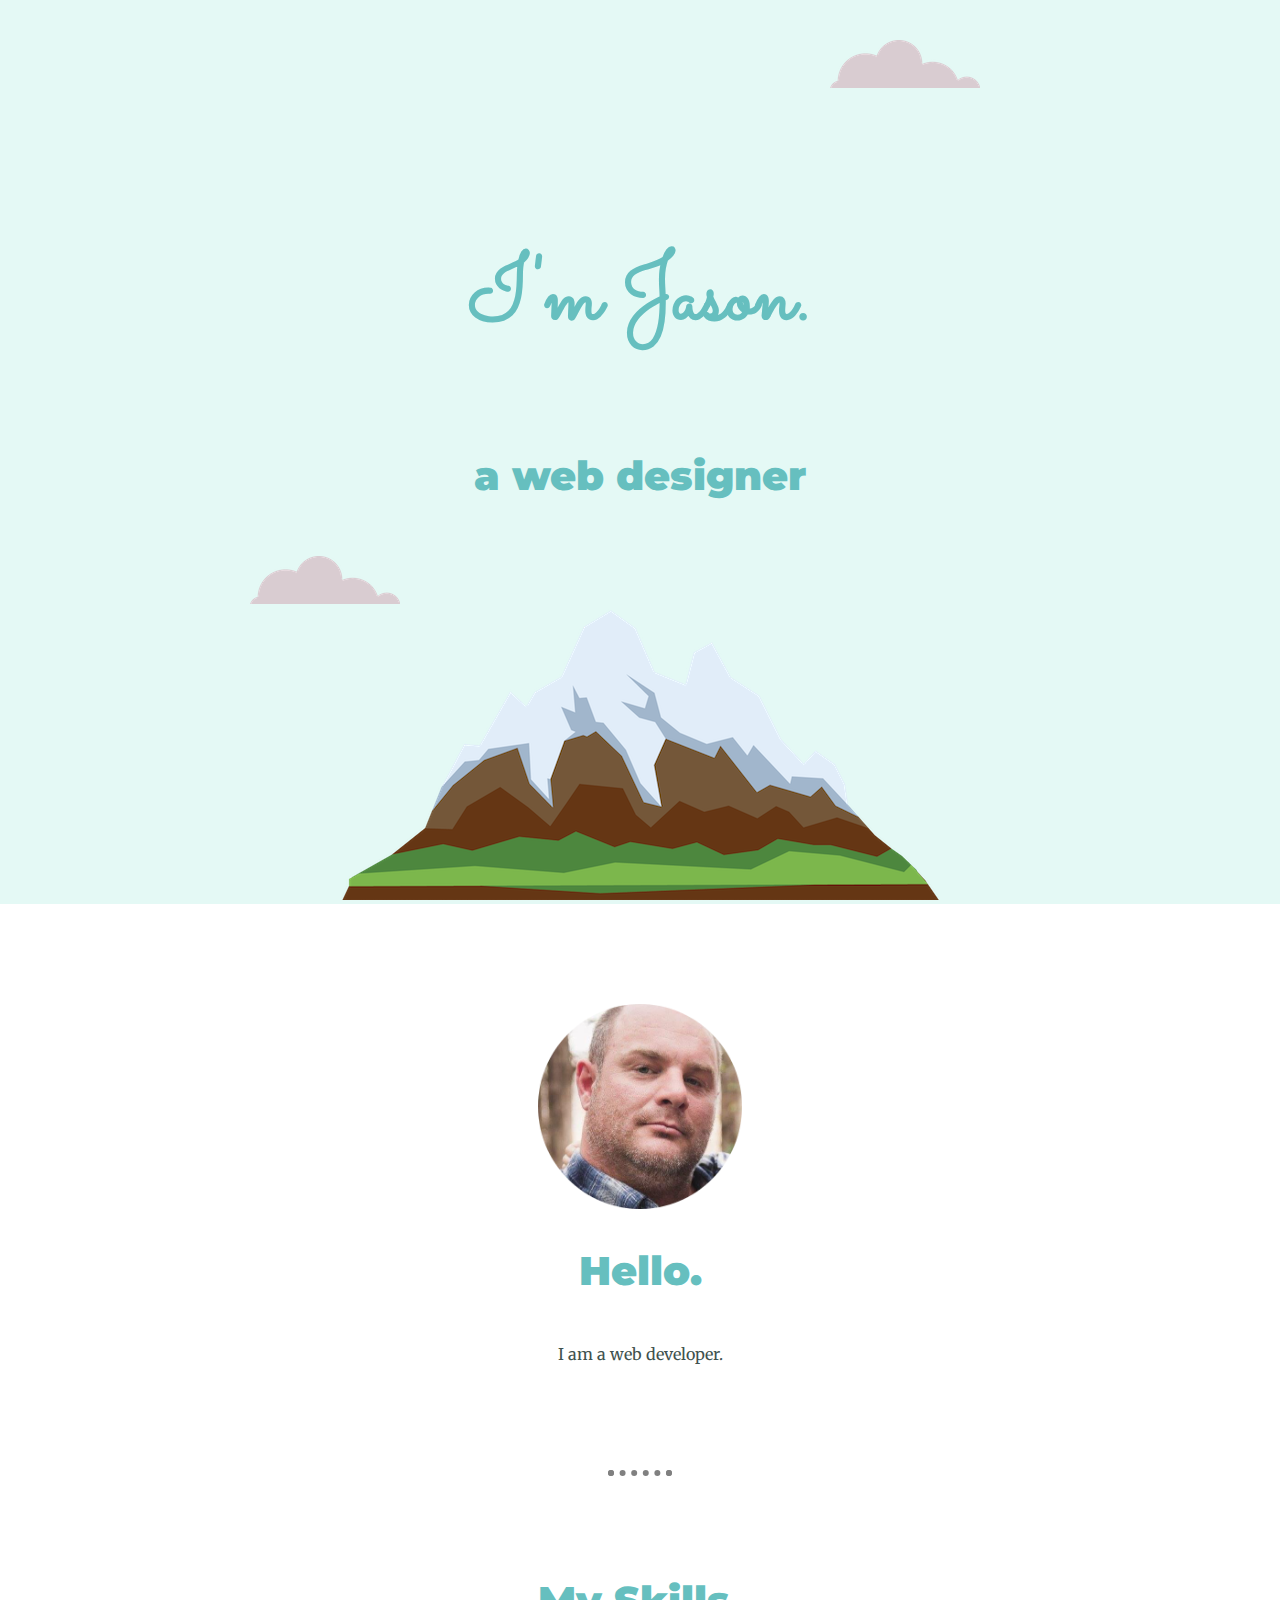
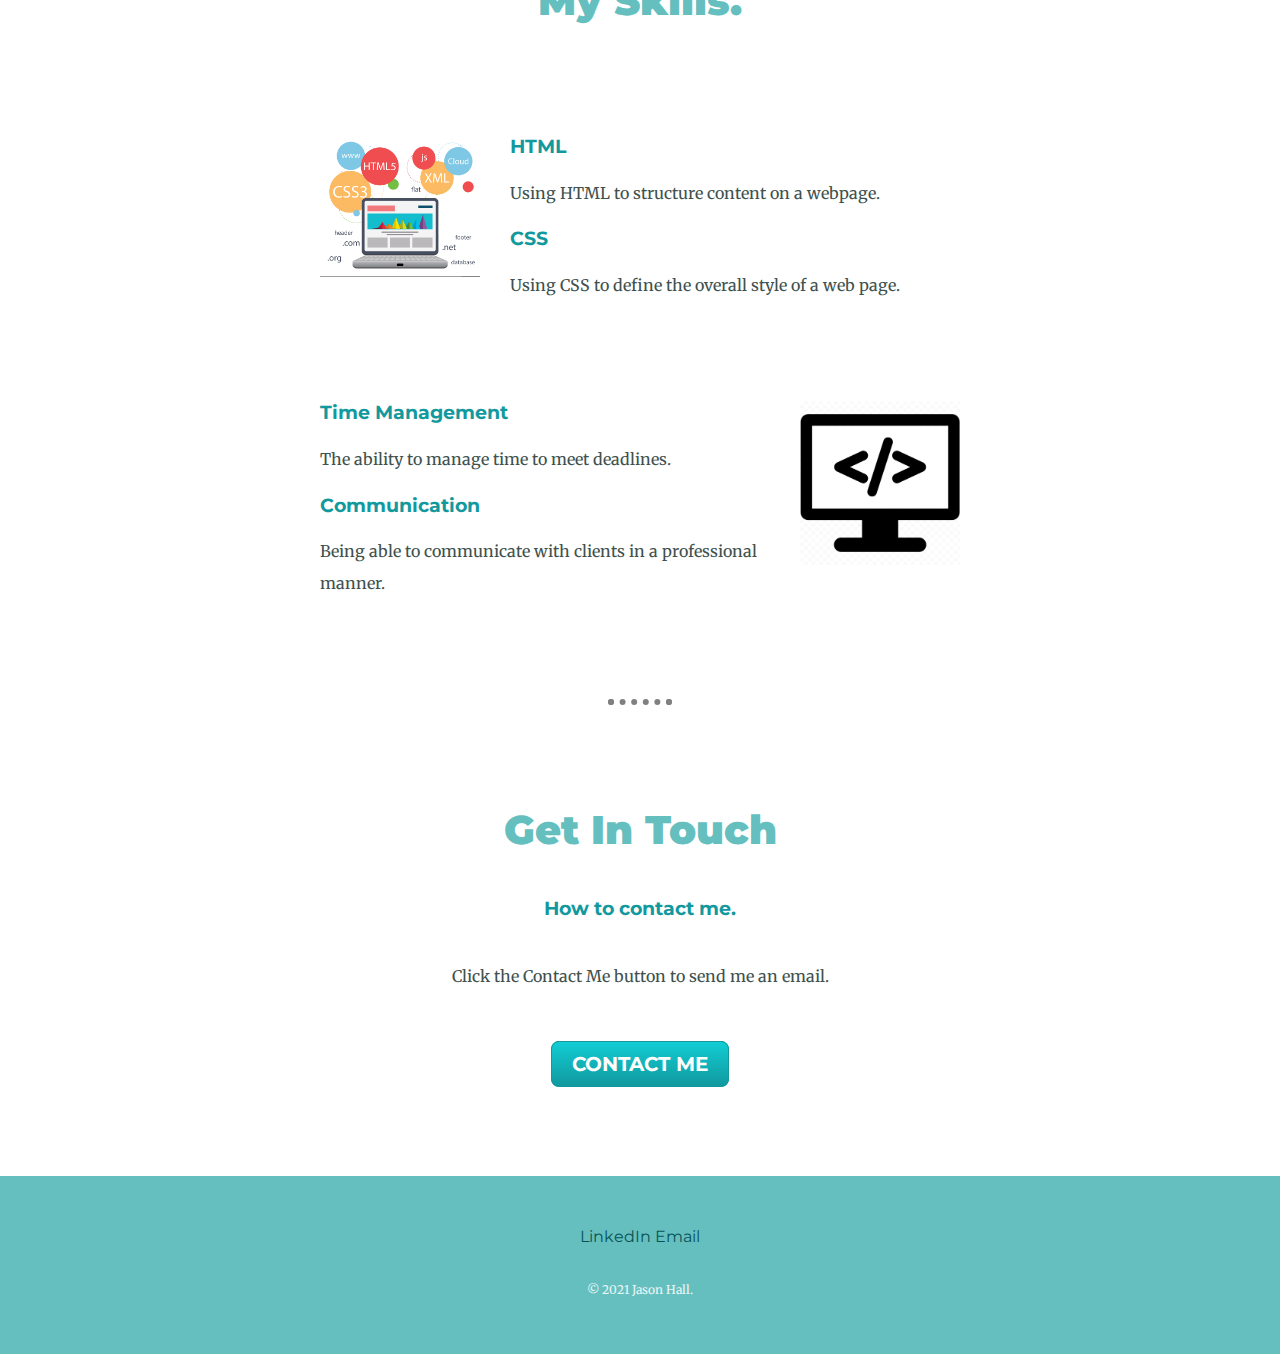
<file: index.html>
<!DOCTYPE html>
<html lang="en" dir="ltr">

<head>
  <meta charset="utf-8">
  <title>Jason Hall</title>
  <link rel="stylesheet" href="css/styles.css">
  <link rel="icon" href="favicon.ico">
  <link rel="preconnect" href="https://fonts.gstatic.com">
  <link href="https://fonts.googleapis.com/css2?family=Merriweather:wght@300&family=Montserrat:wght@100&family=Sacramento&display=swap" rel="stylesheet">
</head>

<body>
  <div class="top-container">
    <img class="top-cloud" src="images/cloud.png" alt="cloud-img">
    <h1>I'm Jason.</h1>
    <h2>a web designer</h2>
    <img class="bottom-cloud" src="images/cloud.png" alt="cloud-img">
    <img src="images/mountain.png" alt="mountain-img">
  </div>
  <div class="middle-container">
    <div class="profile">
      <img class="profile"src="images/me.png" alt="Me">
      <h2>Hello.</h2>
      <p class="intro">I am a web developer.</p>
    </div>
    <hr>
    <div class="skills">
      <h2>My Skills.</h2>
      <div class="skill-row">
        <img class="skill-img" src="images/skills.png" alt="Skills">
        <h3>HTML</h3>
        <p class="skill1">Using HTML to structure content on a webpage.</p>
        <h3>CSS</h3>
        <p>Using CSS to define the overall style of a web page.</p>
      </div>
      <div class="skill-row">
        <img class="skill2-img" src="images/skills2.png" alt="Skills">
        <h3>Time Management</h3>
        <p>The ability to manage time to meet deadlines.</p>
        <h3>Communication</h3>
        <p>Being able to communicate with clients in a professional manner.</p>
      </div>
    </div>
    <hr>
    <div class="contact-me">
      <h2>Get In Touch</h2>
      <h3>How to contact me.</h3>
      <p class="contact-message">Click the Contact Me button to send me an email.</p>
      <a class="btn"  href="mailto:JHall@consultant.com">CONTACT ME</a>
    </div>
  </div>


  <div class=" bottom-container">
    <a class="footer-link" target=_blank href="https://www.linkedin.com/in/jason-hall80">LinkedIn</a>
    <a class="footer-link" href="mailto:JHall@consultant.com">Email</a>
    <a class="footer-link" href="https://www.appbrewery.co/"></a>
    <p class="cw">© 2021 Jason Hall.</p>
  </div>

</body>

</html>
</file>
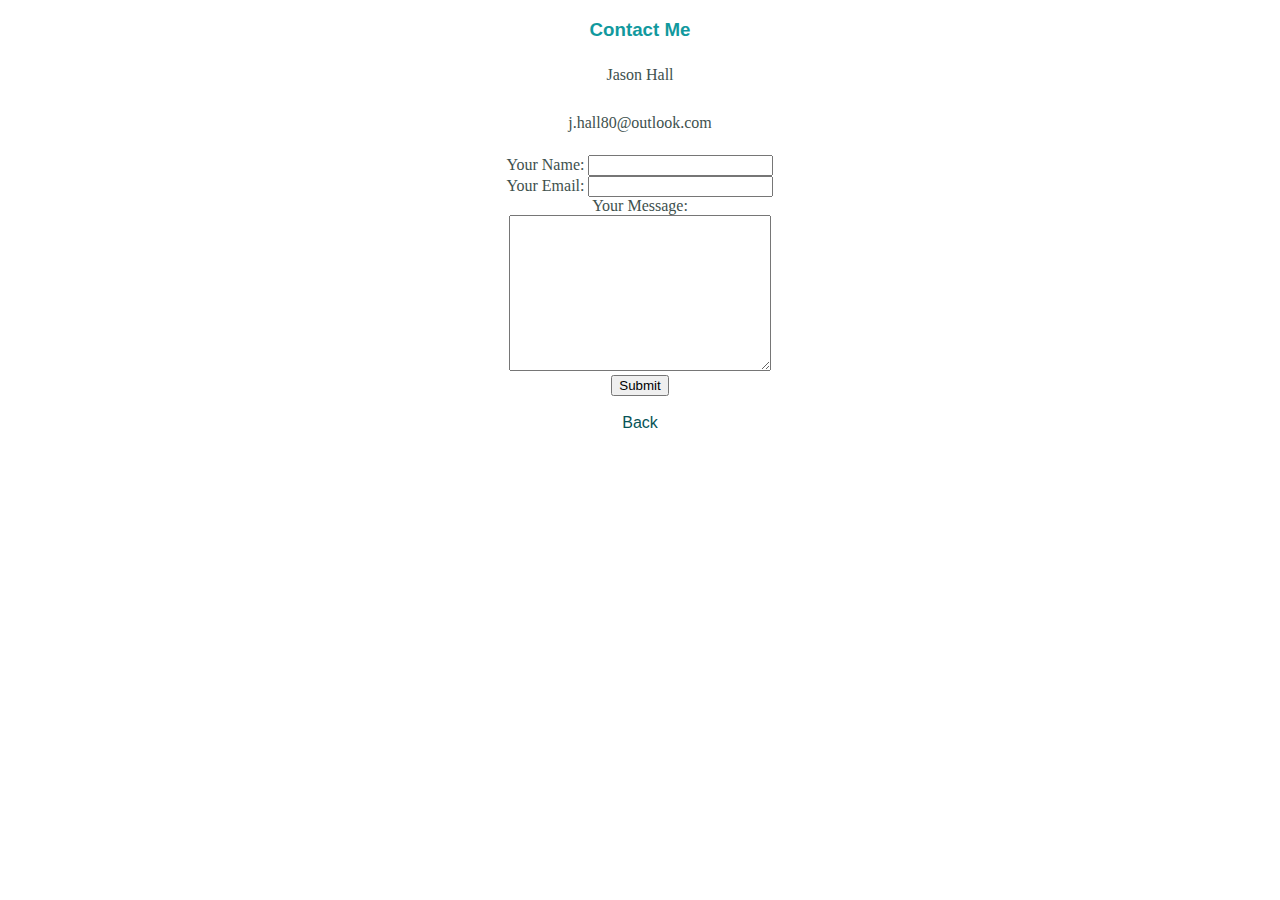
<file: contact.html>
<!DOCTYPE html>
<html lang="en" dir="ltr">
  <head>
    <meta charset="utf-8">
    <title>Contact Me</title>
    <link rel="stylesheet" href="css/styles.css">
  </head>
  <body>
    <h3>Contact Me</h3>
    <p>Jason Hall</p>
    <p>j.hall80@outlook.com</p>

    <form action="mailto:JHall@consultant.com" method="post" enctype="text/plain">
      <label for="">Your Name:</label>
      <input type="text" name="yourName" value=""><br>
      <label>Your Email:</label>
      <input type="email" name="yourEmail" value=""><br>
      <label>Your Message:</label><br>
      <textarea name="yourMessage" rows="10" cols="30"></textarea><br>
      <input type="submit" name="">
    </form>
<br>
<a href="index.html">Back</a>
  </body>
</html>
</file>
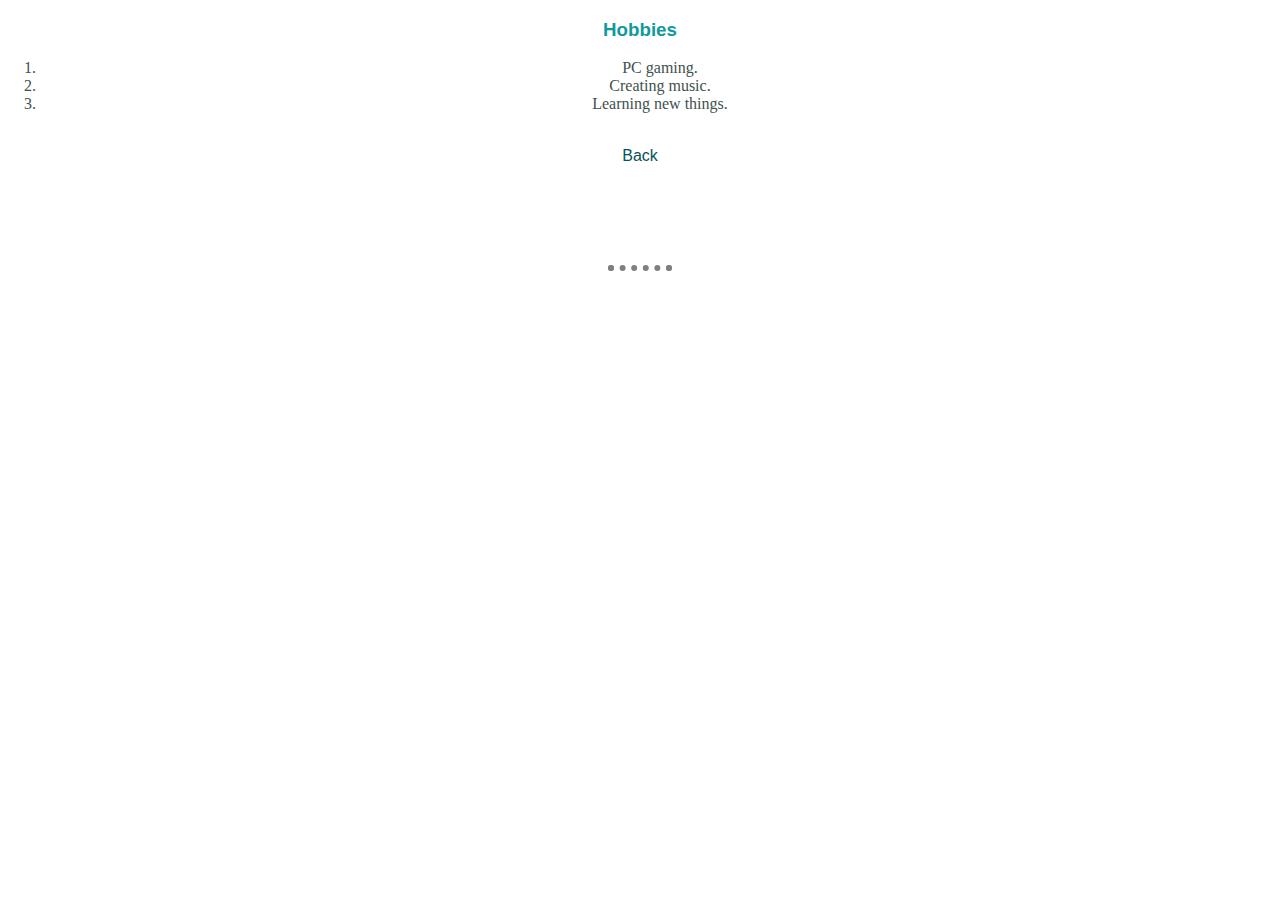
<file: hobbies.html>
<!DOCTYPE html>
<html lang="en" dir="ltr">
  <head>
    <meta charset="utf-8">
    <title>My Hobbies</title>
    <link rel="stylesheet" href="css/styles.css">
  </head>
  <body>
    <h3>Hobbies</h3>
      <ol>
        <li>PC gaming.</li>
        <li>Creating music.</li>
        <li>Learning new things.</li>
      </ol>
      <br>
        <a href="index.html">Back</a>
      </br></bnr>
      <hr>

  </body>
</html>
</file>
<file: css/styles.css>
/*********Tag Selectors**********/
body {
  color: #40514E;
  margin: 0;
  text-align: center;
  font-family: 'Merriweather', serif;
}

h1 {
  color: #66BFBF;
  font-size: 5.625rem;
  line-height: 2;
  padding-top: 50px;
  font-family: 'Sacramento', cursive;
}

h2 {
  font-family: 'Montserrat', sans-serif;
  color: #66BFBF;
  font-size: 2.5rem;
  font-weight: 1000;
  padding-bottom: 10px;
}

h3 {
  color: #11999E;
  font-family: 'Montserrat', sans-serif;
}
a {
  color: #075357;
  font-family: 'Montserrat', sans-serif;
  text-decoration: none;
}
a:hover {
  color: #EAF6F6;
}

hr {
  border: dotted gray 6px;
  border-bottom: none;
  width: 4%;
  margin: 100px auto;
}

p {
  line-height: 2;
}

/*********Class Selectors**********/
.top-container {
  background-color: #e4f9f5;
  position: relative;
  padding-top: 100px;
}

.middle-container {
  margin: 100px 0;
}

.bottom-container {
  background-color: #66BFBF;
  padding: 50px 0 20px;
}

.skill-row {
  width: 50%;
  margin: 100px auto 100px auto;
  text-align: left;
}

.intro {
  margin: auto;
}

.contact-message {
  width: 40%;
  margin: 40px auto 60px;
}

.cw {
  color: #EAF6F6;
  font-size: 0.75rem;
  padding: 20px 0;
}

.top-cloud {
  position: absolute;
  right: 300px;
  top: 40px;
}

.bottom-cloud {
  position: absolute;
  left: 250px;
  bottom: 300px;
}

.profile {
  width: 40%;
  margin: auto;
}



.skill-img {
  width: 25%;
  float: left;
  margin-right: 30px;
}
.skill2-img {
  width: 25%;
  float: right;
  margin-left: 30px;
}

.btn {
   background: #11cdd4E;
   background-image: -webkit-linear-gradient(top, #11cdd4, #11999E);
   background-image: -moz-linear-gradient(top, #11cdd4, #11999E);
   background-image: -ms-linear-gradient(top, #11cdd4, #11999E);
   background-image: -o-linear-gradient(top, #11cdd4, #11999E);
   background-image: linear-gradient(to bottom, #11cdd4, #11999E);
   -webkit-border-radius: 8px;
   -moz-border-radius: 8px;
   border-radius: 8px;
   color: #ffffff;
   font-family: 'Montserrat', sans-serif;
   font-size: 20px;
   font-weight: 700;
   padding: 10px 20px 10px 20px;
   border: solid #11999E 1px;
   text-decoration: none;
}

.btn:hover {
  background: #30e3cb;
   background-image: -webkit-linear-gradient(top, #30e3cb, #11999E);
   background-image: -moz-linear-gradient(top, #30e3cb, #11999E);
   background-image: -ms-linear-gradient(top, #30e3cb, #11999E);
   background-image: -o-linear-gradient(top, #30e3cb, #11999E);
   background-image: linear-gradient(to bottom, #30e3cb, #11999E);
   font-family: 'Montserrat', sans-serif;
   text-decoration: none;
}


/*********ID Selectors**********/
</file>
